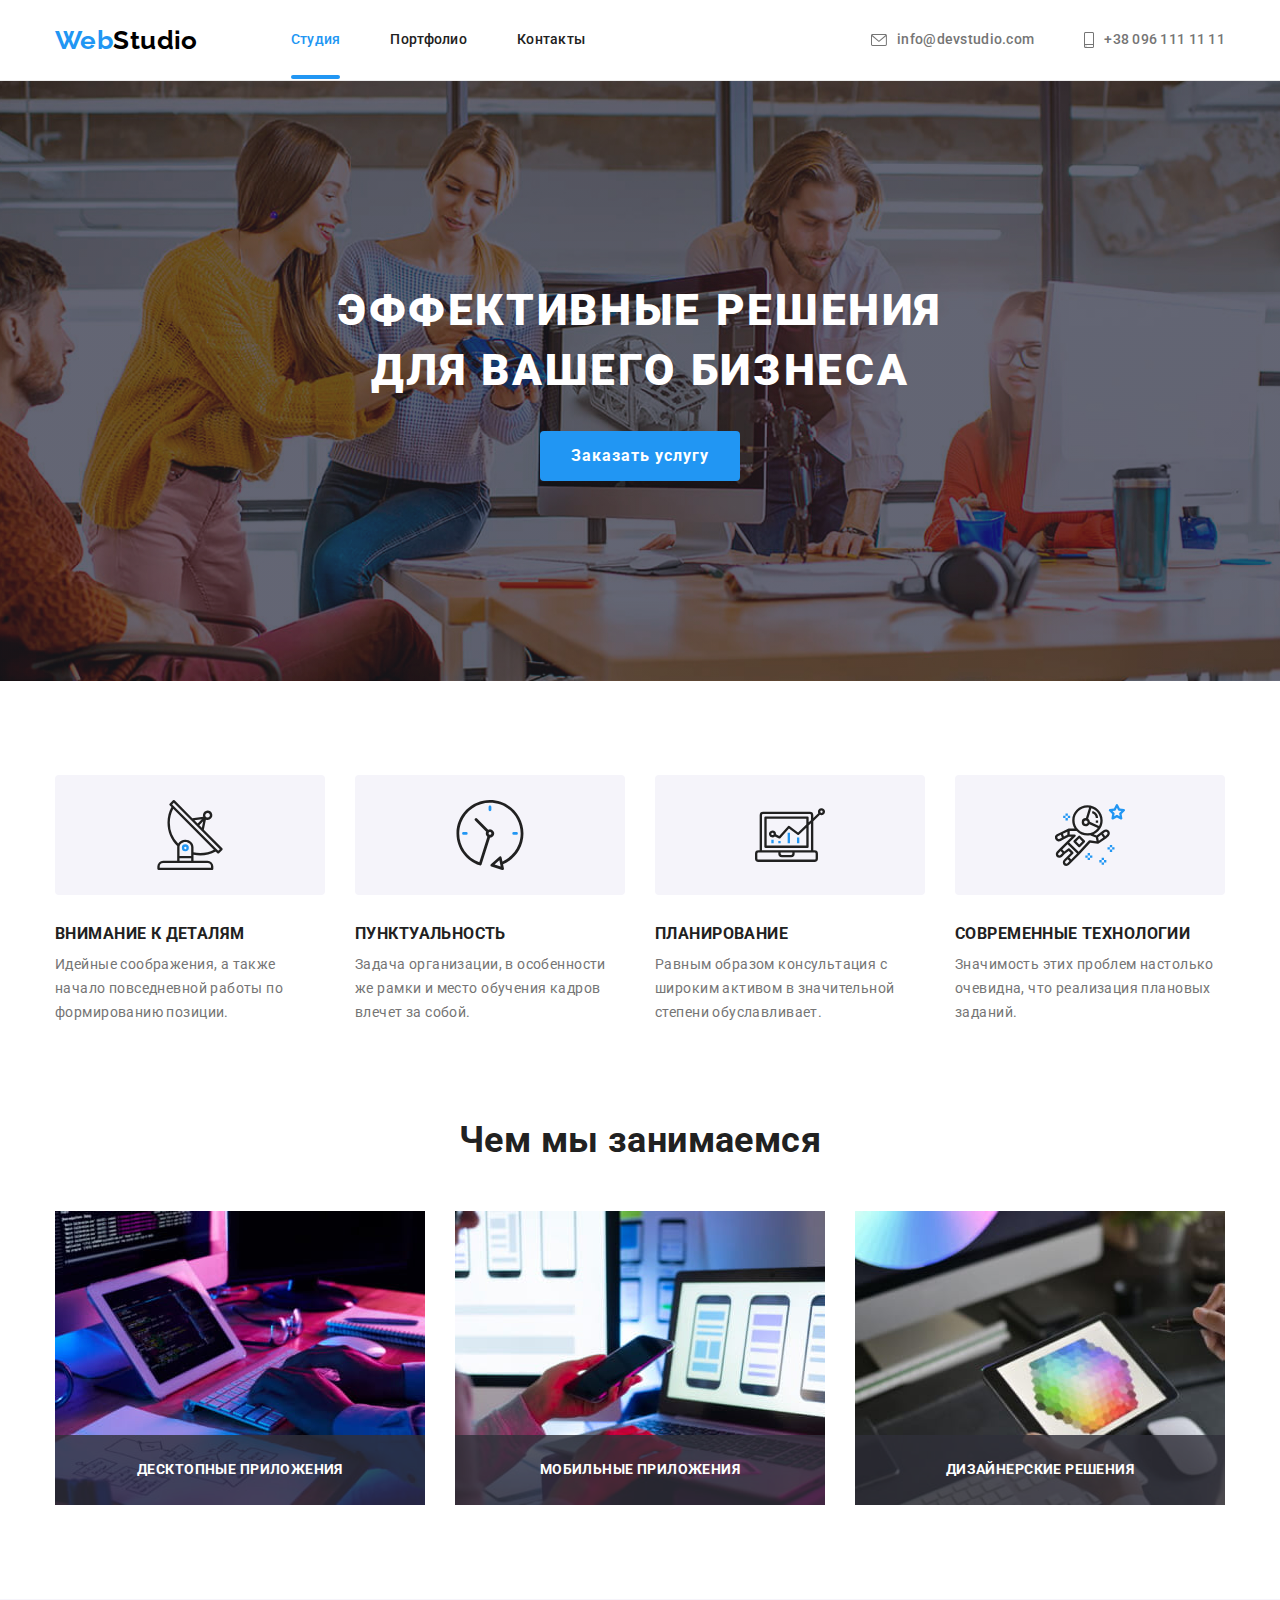
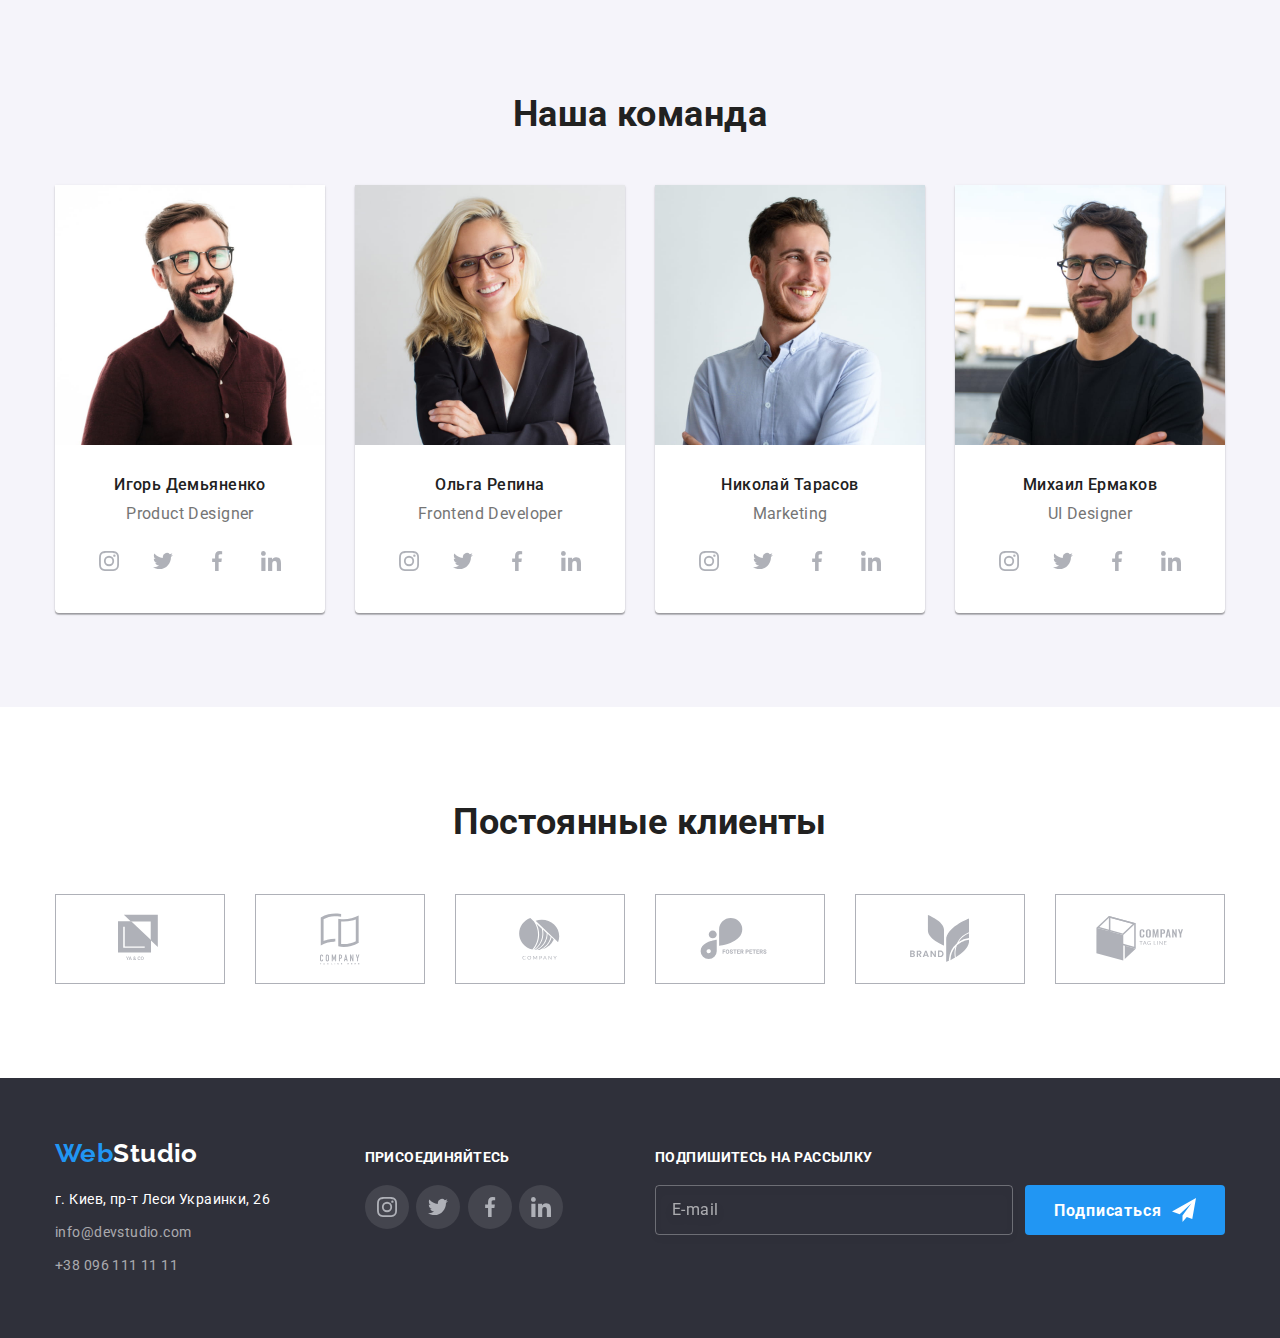
<file: index.html>
<!DOCTYPE html>
<html lang="ru">
<head>
    <meta charset="UTF-8">
    <meta http-equiv="X-UA-Compatible" content="IE=edge">
    <meta name="viewport" content="width=device-width, initial-scale=1.0">
    <title>WebStudio</title>
    <link rel="stylesheet" href="https://cdnjs.cloudflare.com/ajax/libs/modern-normalize/1.0.0/modern-normalize.min.css">
    <link rel="preconnect" href="https://fonts.gstatic.com">
    <link href="https://fonts.googleapis.com/css2?family=Raleway:wght@700&family=Roboto:wght@400;500;700&display=swap"
      rel="stylesheet">
    <link rel="stylesheet" href="./css/main.min.css">   
</head>
<body>
    <!--Навигация--> 
    <header class="page-header">
      <div class="container page-header__container flexbox">
        <nav class="flexbox">
            <a class="logo page-header__logo" href="./index.html"><span>Web</span>Studio</a>
                
                <ul class="list menu flexbox">
                    <li class="menu__item"><a class="link current menu__link" href="./index.html">Студия</a></li>
                    <li class="menu__item"><a class="link menu__link" href="./portfolio.html">Портфолио</a></li>
                    <li class="menu__item"><a class="link menu__link" href="">Контакты</a></li>
                </ul>
         </nav>
                <ul class="list contacts flexbox">
                    <li class="contacts__item"><a class="link contacts__link flexbox" href="mailto:info@devstudio.com">
                      <svg class="contacts__icon" width="16" height="12" >
                       <use href="./images/sprite.svg#icon-envelope"></use>
                     </svg> info@devstudio.com</a></li>
                    <li class="contacts__item"><a class="link contacts__link flexbox" href="tel:+380961111111">
                      <svg class="contacts__icon" width="10" height="16">
                        <use href="./images/sprite.svg#icon-smartphone"></use>
                      </svg> +38 096 111 11 11</a></li>
                </ul>
      </div>
    </header>
   
    <main>

      <!--Шапка--> 
      <section class="hero">
        <div class="container">
          <h1 class="hero__title">Эффективные решения <br/> для вашего бизнеса</h1>
          <button class="button" type="button" data-modal-open>Заказать услугу</button>
        </div>
      </section>

        <!-- Модальное окно - Modal window -->
        <div class="backdrop is-hidden" data-modal>
          <div class="modal">
            <button class="modal__button-close" type="button" data-modal-close>
              <svg class="modal__icon-close" width="11" height="11">
                <use href="./images/icons.svg#icon-close"></use>
              </svg>
            </button>
            <p class="modal__title">Оставьте свои данные, мы вам перезвоним</p>
            <form class="form" autocomplete="off">
              <div class="form__field">
                <label class="form__field-label" for="username">Имя</label>
                <input class="form__field-input" type="text" name="username" id="username"/>
                <svg class="form__field-icon" width="18" height="18">
                  <use href="./images/icons.svg#icon-person"></use>
                </svg>
              </div>
              <div class="form__field">
                <label class="form__field-label" for="user_phone">Телефон</label>
                <input class="form__field-input" type="tel" name="phone_number" id="user_phone"/>
                <svg class="form__field-icon" width="18" height="18">
                  <use href="./images/icons.svg#icon-phone"></use>
                </svg>
              </div>
              <div class="form__field">
                <label class="form__field-label" for="email">Почта</label>
                <input class="form__field-input" type="email" name="email" id="email"/>
                <svg class="form__field-icon" width="18" height="18">
                  <use href="./images/icons.svg#icon-email"></use>
                </svg>
              </div>
              <div class="form__field">
                <label class="form__field-label" for="comment">Комментарий</label>
                <textarea class="form__field-input form__field-input--resize" name="comment" id="comment" cols="8" rows="10" placeholder="Введите текст"></textarea>
              </div>
              <div class="agreement">
                <label class="agreement__label" for="agree">
                  <input class="agreement__checkbox" type="checkbox" name="agree" id="agree" required/>
                  <svg class="agreement__icon" width="16" height="15">
                    <use href="./images/icons.svg#icon-check"></use>
                  </svg>
                  <span>Соглашаюсь с рассылкой и принимаю <a class="agreement__conditions" href="" target="_blank">Условия договора</a></span>
                </label>
              </div>
              <button type="submit" class="form__button button">Отправить</button>
            </form>
          </div>
        </div>
     
      <!--Особенности-->
      <section class="section feature">
        <div class="container">
          <h2 class="visually-hidden">Особенности</h2>
          <ul class="list feature__list grid">
              <li class="feature__item grid__item">
                <div class="feature__icon-box">
                  <svg class="icon" width="70" height="70">
                   <use href="./images/sprite.svg#icon-antenna"></use>
                  </svg> 
                </div>
                  <h3 class="feature__item-title">Внимание к деталям</h3>
                  <p>Идейные соображения, а также начало повседневной работы по формированию позиции.</p>
              </li>
              <li class="feature__item grid__item">
                <div class="feature__icon-box">
                  <svg class="icon" width="70" height="70">
                    <use href="./images/sprite.svg#icon-clock"></use>
                  </svg>
                </div>
                  <h3 class="feature__item-title">Пунктуальность</h3>
                  <p>Задача организации, в особенности же рамки и место обучения кадров влечет за собой.</p>
              </li>
              <li class="feature__item grid__item">
                <div class="feature__icon-box">
                  <svg class="icon" width="70" height="70">
                    <use href="./images/sprite.svg#icon-diagram"></use>
                  </svg>
                </div>
                  <h3 class="feature__item-title">Планирование</h3>
                  <p>Равным образом консультация с широким активом в значительной степени обуславливает.</p>
              </li>
              <li class="feature__item grid__item">
                <div class="feature__icon-box">
                  <svg class="icon" width="70" height="70">
                    <use href="./images/sprite.svg#icon-astronaut"></use>
                  </svg>
                </div>
                  <h3 class="feature__item-title">Современные технологии</h3>
                  <p>Значимость этих проблем настолько очевидна, что реализация плановых заданий.</p>
              </li>
          </ul>
        </div>
      </section>
  
      <!--Чем мы занимаемся-->
      <section class="section activities ">
        <div class="container">
          <h2 class="section-title">Чем мы занимаемся</h2>
          <ul class="list activities__list grid">
              <li class="activities__item grid__item">
                <img src="./images/box1.jpg" alt="управление с компьютера" width="370" height="294">
                <p class="activities__label">Десктопные приложения</p>
              </li>
              <li class="activities__item grid__item">
                <img src="./images/box2.jpg" alt="управление со смартфона" width="370" height="294">
                <p class="activities__label">Мобильные приложения</p>
              </li>
              <li class="activities__item grid__item">
                <img src="./images/box3.jpg" alt="управление с планшета" width="370" height="294">
                <p class="activities__label">Дизайнерские решения</p>
              </li>
          </ul> 
        </div>
      </section>
  
      <!--Наша команда-->
      <section class="section team">
        <div class="container">
          <h2 class="section-title">Наша команда</h2>
          <ul class="list team__list grid">
              <li class="team__item grid__item member">
                  <img src="./images/img1.jpg" alt="фото сотрудника" width="270" height="260">
                  <div class="member__card">
                    <h3 class="member__name">Игорь Демьяненко</h3>
                    <p class="member__post" lang="en">Product Designer</p>
                    <ul class="list social-list grid">
                      <li class="grid__item"><a class="social-list__link" href="" target="_blank" rel="noopener noreferrer">
                          <svg class="social-list__icon" width="20" height="20">
                            <use href="./images/sprite.svg#icon-instagram"></use>
                          </svg>
                         </a>
                      </li>
                      <li class="grid__item"><a class="social-list__link" href="" target="_blank" rel="noopener noreferrer">
                            <svg class="social-list__icon" width="20" height="20">
                              <use href="./images/sprite.svg#icon-twitter"></use>
                            </svg>
                          </a>
                      </li>
                      <li class="grid__item"><a class="social-list__link" href="" target="_blank" rel="noopener noreferrer">
                            <svg class="social-list__icon" width="20" height="20">
                              <use href="./images/sprite.svg#icon-facebook"></use>
                            </svg>
                          </a>
                      </li>
                      <li class="grid__item"><a class="social-list__link" href="" target="_blank" rel="noopener noreferrer">
                            <svg class="social-list__icon" width="20" height="20">
                              <use href="./images/sprite.svg#icon-linkedin"></use>
                            </svg>
                          </a>
                      </li>
                    </ul>
                  </div>
              </li>
              <li class="team__item grid__item member">
                  <img src="./images/img2.jpg" alt="фото сотрудника" width="270" height="260">
                  <div class="member__card">
                    <h3 class="member__name">Ольга Репина</h3>
                    <p class="member__post" lang="en">Frontend Developer</p>
                    <ul class="list social-list grid">
                      <li class="grid__item"><a class="social-list__link" href="" target="_blank" rel="noopener noreferrer">
                          <svg class="social-list__icon" width="20" height="20">
                            <use href="./images/sprite.svg#icon-instagram"></use>
                          </svg>
                        </a>
                      </li>
                      <li class="grid__item"><a class="social-list__link" href="" target="_blank" rel="noopener noreferrer">
                          <svg class="social-list__icon" width="20" height="20">
                            <use href="./images/sprite.svg#icon-twitter"></use>
                          </svg>
                        </a>
                      </li>
                      <li class="grid__item"><a class="social-list__link" href="" target="_blank" rel="noopener noreferrer">
                          <svg class="social-list__icon" width="20" height="20">
                            <use href="./images/sprite.svg#icon-facebook"></use>
                          </svg>
                        </a>
                      </li>
                      <li class="grid__item"><a class="social-list__link" href="" target="_blank" rel="noopener noreferrer">
                          <svg class="social-list__icon" width="20" height="20">
                            <use href="./images/sprite.svg#icon-linkedin"></use>
                          </svg>
                        </a>
                      </li>
                    </ul>
                  </div>
              </li>
              <li class="team__item grid__item member">
                  <img src="./images/img3.jpg" alt="фото сотрудника" width="270" height="260">
                  <div class="member__card">
                    <h3 class="member__name">Николай Тарасов</h3>
                    <p class="member__post" lang="en">Marketing</p>
                    <ul class="list social-list grid">
                      <li class="grid__item"><a class="social-list__link" href="" target="_blank" rel="noopener noreferrer">
                          <svg class="social-list__icon" width="20" height="20">
                            <use href="./images/sprite.svg#icon-instagram"></use>
                          </svg>
                        </a>
                      </li>
                      <li class="grid__item"><a class="social-list__link" href="" target="_blank" rel="noopener noreferrer">
                          <svg class="social-list__icon" width="20" height="20">
                            <use href="./images/sprite.svg#icon-twitter"></use>
                          </svg>
                        </a>
                      </li>
                      <li class="grid__item"><a class="social-list__link" href="" target="_blank" rel="noopener noreferrer">
                          <svg class="social-list__icon" width="20" height="20">
                            <use href="./images/sprite.svg#icon-facebook"></use>
                          </svg>
                        </a>
                      </li>
                      <li class="grid__item"><a class="social-list__link" href="" target="_blank" rel="noopener noreferrer">
                          <svg class="social-list__icon" width="20" height="20">
                            <use href="./images/sprite.svg#icon-linkedin"></use>
                          </svg>
                        </a>
                      </li>
                    </ul>
                  </div>
              </li>
              <li class="team__item grid__item member">
                  <img src="./images/img4.jpg" alt="фото сотрудника" width="270" height="260">
                  <div class="member__card">
                    <h3 class="member__name">Михаил Ермаков</h3>
                    <p class="member__post" lang="en">UI Designer</p>
                    <ul class="list social-list grid">
                      <li class="grid__item"><a class="social-list__link" href="" target="_blank" rel="noopener noreferrer">
                          <svg class="social-list__icon" width="20" height="20">
                            <use href="./images/sprite.svg#icon-instagram"></use>
                          </svg>
                        </a>
                      </li>
                      <li class="grid__item"><a class="social-list__link" href="" target="_blank" rel="noopener noreferrer">
                          <svg class="social-list__icon" width="20" height="20">
                            <use href="./images/sprite.svg#icon-twitter"></use>
                          </svg>
                        </a>
                      </li>
                      <li class="grid__item"><a class="social-list__link" href="" target="_blank" rel="noopener noreferrer">
                          <svg class="social-list__icon" width="20" height="20">
                            <use href="./images/sprite.svg#icon-facebook"></use>
                          </svg>
                        </a>
                      </li>
                      <li class="grid__item"><a class="social-list__link" href="" target="_blank" rel="noopener noreferrer">
                          <svg class="social-list__icon" width="20" height="20">
                            <use href="./images/sprite.svg#icon-linkedin"></use>
                          </svg>
                        </a>
                      </li>
                    </ul>
                  </div>
              </li>
          </ul>
        </div>
      </section>

      <!--Постоянные клиенты - Regular customers-->

      <section class="section customers">
        <div class="container">
          <h2 class="section-title">Постоянные клиенты</h2>
          <ul class="list customers__list grid">
            <li class="grid__item">
              <a class="customers__link" href="" target="_blank" rel="noopener noreferrer">
                <svg class="customers__icon" width="44" height="50">
                  <use href="./images/sprite.svg#icon-logo-1"></use>
                </svg>
              </a>
            </li>
            <li class="grid__item">
              <a class="customers__link" href="" target="_blank" rel="noopener noreferrer">
                <svg class="customers__icon" width="40" height="52">
                  <use href="./images/sprite.svg#icon-logo-2"></use>
                </svg>
              </a>
            </li>
            <li class="grid__item">
              <a class="customers__link" href="" target="_blank" rel="noopener noreferrer">
                <svg class="customers__icon" width="41" height="42">
                  <use href="./images/sprite.svg#icon-logo-3"></use>
                </svg>
              </a>
            </li>
            <li class="grid__item">
              <a class="customers__link" href="" target="_blank" rel="noopener noreferrer">
                <svg class="customers__icon" width="80" height="42">
                  <use href="./images/sprite.svg#icon-logo-4"></use>
                </svg>
              </a>
            </li>
            <li class="grid__item">
              <a class="customers__link" href="" target="_blank" rel="noopener noreferrer">
                <svg class="customers__icon" width="59" height="47">
                  <use href="./images/sprite.svg#icon-logo-5"></use>
                </svg>
              </a>
            </li>
            <li class="grid__item">
              <a class="customers__link" href="" target="_blank" rel="noopener noreferrer">
                <svg class="customers__icon" width="88" height="45">
                  <use href="./images/sprite.svg#icon-logo-6"></use>
                </svg>
              </a>
            </li>
          </ul>
        </div>
      </section>
    </main>

    <!--Подвал-->
    <footer class="page-footer">
      <div class="container page-footer__container">
        <div class="address">
          <a class="logo page-footer__logo" href="./index.html"><span>Web</span>Studio</a>
          <address>
            <p class="address__item">г. Киев, пр-т Леси Украинки, 26</p>
            <ul class="list address__list">
              <li class="address__item"><a class="link mail-phone-footer" href="mailto:info@devstudio.com">info@devstudio.com</a></li>
              <li><a class="link mail-phone-footer" href="tel:+380961111111">+38 096 111 11 11</a></li>
            </ul>
          </address>
        </div>
        <div class="public">
          <h2 class="public__title">Присоединяйтесь</h2>
          <ul class="list social-list page-footer__social-list grid">
            <li class="grid__item"><a class="social-list__link" href="" target="_blank" rel="noopener noreferrer">
              <svg class="social-list__icon" width="20" height="20">
                <use href="./images/sprite.svg#icon-instagram"></use>
              </svg></a>
            </li>
            <li class="grid__item"><a class="social-list__link" href="" target="_blank" rel="noopener noreferrer">
              <svg class="social-list__icon"  width="20" height="20">
                <use href="./images/sprite.svg#icon-twitter"></use>
              </svg></a>
            </li>
            <li class="grid__item"><a class="social-list__link" href="" target="_blank" rel="noopener noreferrer">
              <svg class="social-list__icon"  width="20" height="20">
                <use href="./images/sprite.svg#icon-facebook"></use>
              </svg></a>
            </li>
            <li class="grid__item"><a class="social-list__link" href="" target="_blank" rel="noopener noreferrer">
              <svg class="social-list__icon"  width="20" height="20">
                <use href="./images/sprite.svg#icon-linkedin"></use>
              </svg></a>
            </li>
          </ul>
        </div>
        <div class="subscription">
          <h2 class="subscription__title">Подпишитесь на рассылку</h2>
          <form class="subscription__form" autocomplete="off">
            <input type="email" name="email-form" id="email-form" class="subscription__input" placeholder="E-mail" required/>
            <button type="submit" class="subscription__button button">
              Подписаться
              <svg class="subscription__icon" width="24" height="24">
                <use href="./images/icons.svg#icon-subscribe"></use>
              </svg>
            </button>
          </form>
        </div>
      </div>
    </footer>
    
    <script src="./js/modal.js"></script>
</body>
</html>
</file>
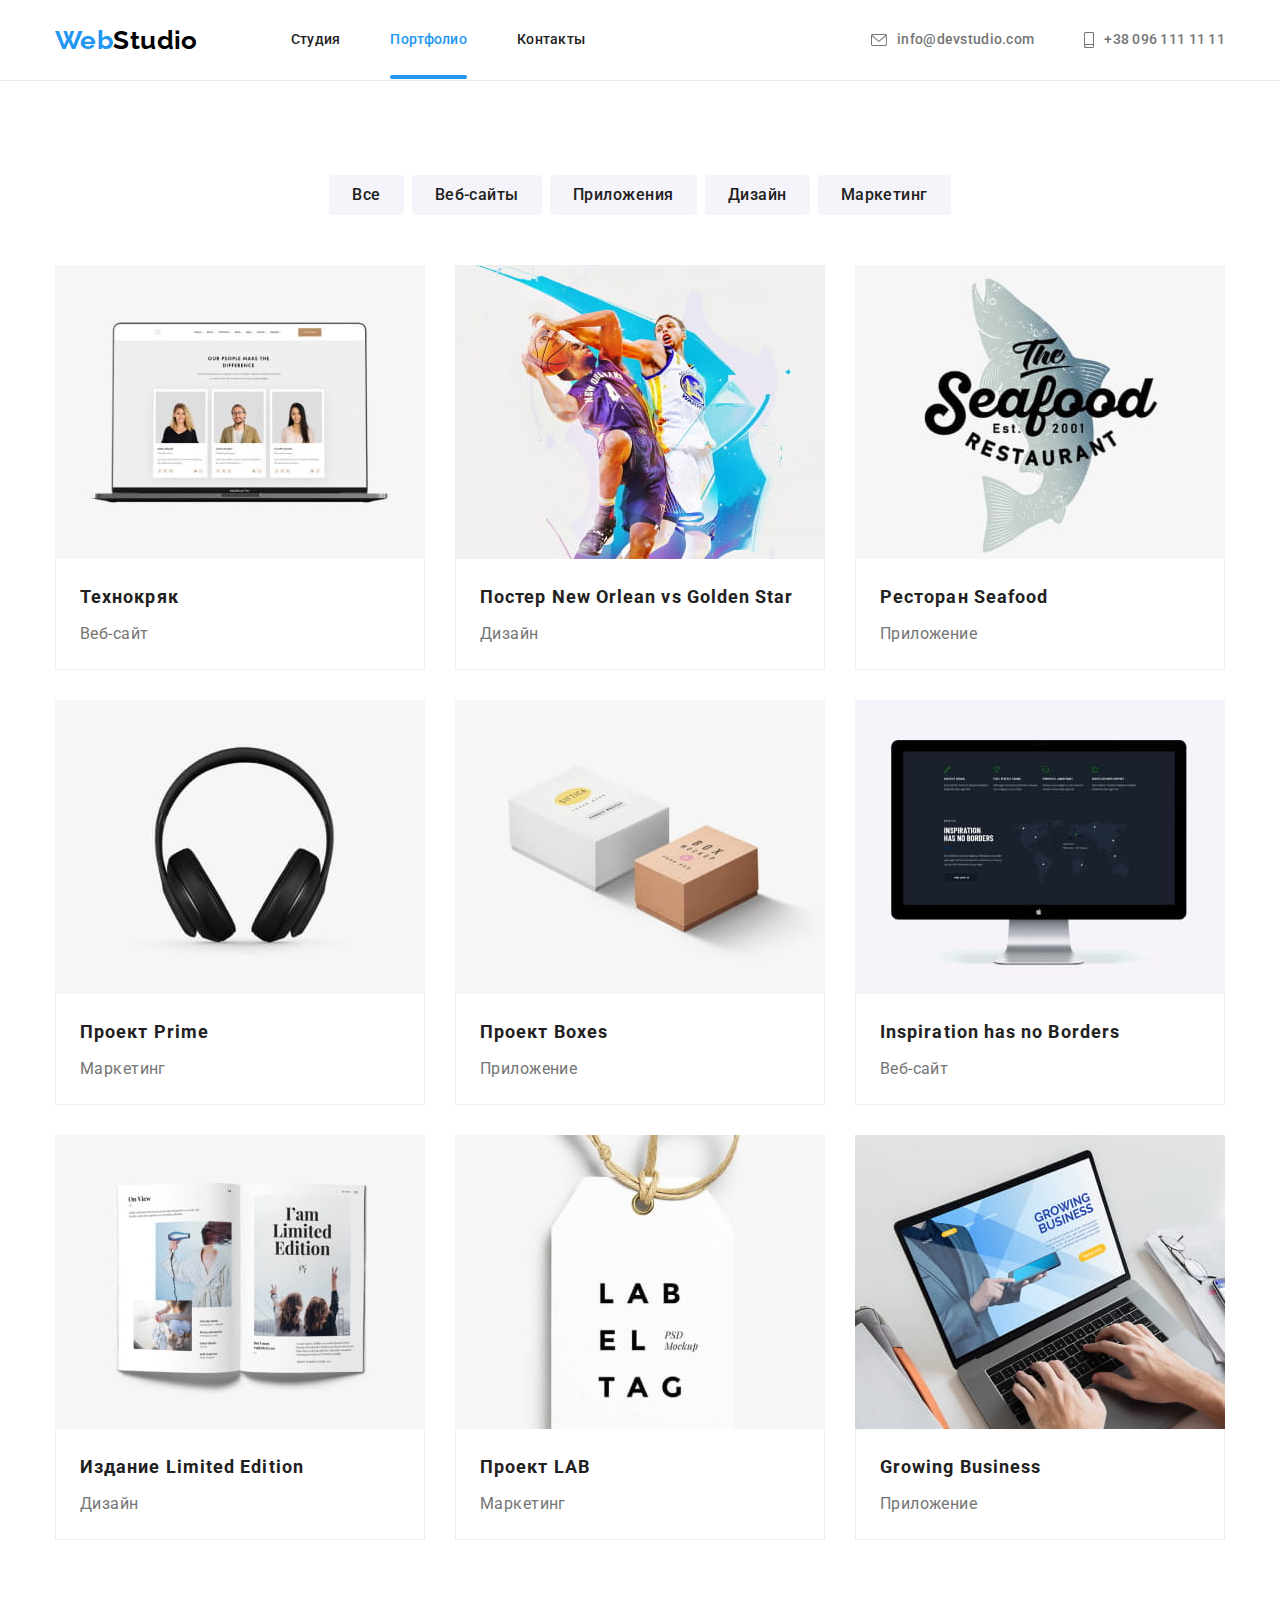
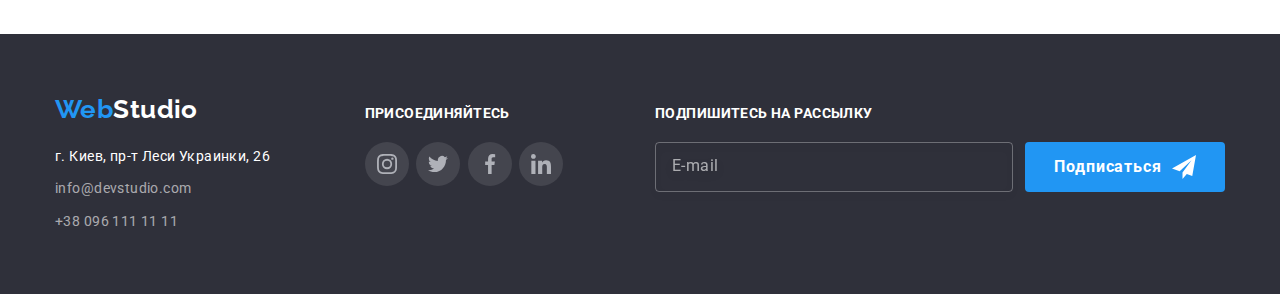
<file: portfolio.html>
<!DOCTYPE html>
<html lang="ru">
<head>
    <meta charset="UTF-8">
    <meta http-equiv="X-UA-Compatible" content="IE=edge">
    <meta name="viewport" content="width=device-width, initial-scale=1.0">
    <title>WebStudio-Portfolio</title>
    <link rel="stylesheet" href="https://cdnjs.cloudflare.com/ajax/libs/modern-normalize/1.0.0/modern-normalize.min.css">
    <link rel="preconnect" href="https://fonts.gstatic.com">
    <link href="https://fonts.googleapis.com/css2?family=Raleway:wght@700&family=Roboto:wght@400;500;700&display=swap"
      rel="stylesheet">
    <link rel="stylesheet" href="./css/main.min.css">
</head>
<body>
    <!--Навигация-->
  <header class="page-header">
    <div class="container page-header__container flexbox">
      <nav class="flexbox">
        <a class="logo page-header__logo" href="./index.html"><span>Web</span>Studio</a>
  
        <ul class="list menu flexbox">
          <li class="menu__item"><a class="link menu__link" href="./index.html">Студия</a></li>
          <li class="menu__item"><a class="link current menu__link" href="./portfolio.html">Портфолио</a></li>
          <li class="menu__item"><a class="link menu__link" href="">Контакты</a></li>
        </ul>
      </nav>
      <ul class="list contacts flexbox">
        <li class="contacts__item"><a class="link  contacts__link flexbox" href="mailto:info@devstudio.com">
            <svg class="contacts__icon" width="16" height="12">
              <use href="./images/sprite.svg#icon-envelope"></use>
            </svg> info@devstudio.com</a></li>
        <li class="contacts__item"><a class="link contacts__link flexbox" href="tel:+380961111111">
            <svg class="contacts__icon" width="10" height="16">
              <use href="./images/sprite.svg#icon-smartphone"></use>
            </svg> +38 096 111 11 11</a></li>
      </ul>
    </div>
  </header>
    
    <main>
        <!--Портфолио работ-->
        <section class="section">
          <div class="container">
            <ul class="list filter">
                <li class="filter__item"><button class="filter__button" type="button">Все</button></li>
                <li class="filter__item"><button class="filter__button" type="button">Веб-сайты</button></li>
                <li class="filter__item"><button class="filter__button" type="button">Приложения</button></li>
                <li class="filter__item"><button class="filter__button" type="button">Дизайн</button></li>
                <li class="filter__item"><button class="filter__button" type="button">Маркетинг</button></li>
            </ul>
            <ul class="list example grid">
                <li class="example__card grid__item">
                  <a class="link example__link" href="">
                  <div class="example__description">
                    <img src="./images/portfolio/img-1.jpg" alt="изображение веб-сайта" width="370" height="294">
                    <p class="overlay flexbox">Технокряк это современная площадка распространения коронавируса. Компании используют эту платформу для цифрового
                      шпионажа и атак на защищённые сервера конкурентов.</p>
                  </div>
                  <div class="example__info">
                    <h2 class="example__title">Технокряк</h2>
                    <p class="example__type">Веб-сайт</p>
                  </div>
                  </a>
                </li>
                <li class="example__card grid__item">
                  <a class="link example__link" href="">
                    <div class="example__description">
                      <img src="./images/portfolio/img-2.jpg" alt="дизайн постера New Orlean" width="370" height="294">
                      <p class="overlay flexbox">Технокряк это современная площадка распространения коронавируса. Компании используют эту платформу для цифрового
                          шпионажа и атак на защищённые сервера конкурентов.</p>
                    </div>
                    <div class="example__info">
                      <h2 class="example__title">Постер New Orlean vs Golden Star</h2>
                      <p class="example__type">Дизайн</p>
                    </div>
                  </a>
                </li>
                <li class="example__card grid__item">
                  <a class="link example__link" href="">
                    <div class="example__description">
                      <img src="./images/portfolio/img-3.jpg" alt="приложение ресторана Seafood" width="370" height="294">
                      <p class="overlay flexbox">Технокряк это современная площадка распространения коронавируса. Компании используют эту платформу для цифрового
                          шпионажа и атак на защищённые сервера конкурентов.</p>
                    </div>
                    <div class="example__info">
                      <h2 class="example__title">Ресторан Seafood</h2>
                      <p class="example__type">Приложение</p>
                    </div>
                  </a>
                </li>
                <li class="example__card grid__item">
                  <a class="link example__link" href="">
                    <div class="example__description">
                      <img src="./images/portfolio/img-4.jpg" alt="изображение наушников" width="370" height="294">
                      <p class="overlay flexbox">Технокряк это современная площадка распространения коронавируса. Компании используют эту платформу для цифрового
                          шпионажа и атак на защищённые сервера конкурентов.</p>
                    </div>
                    <div class="example__info">
                      <h2 class="example__title">Проект Prime</h2>
                      <p class="example__type">Маркетинг</p>
                    </div>
                  </a>
                </li>
                <li class="example__card grid__item">
                  <a class="link example__link" href="">
                    <div class="example__description">
                      <img src="./images/portfolio/img-5.jpg" alt="изображение коробок" width="370" height="294">
                      <p class="overlay flexbox">Технокряк это современная площадка распространения коронавируса. Компании используют эту платформу для цифрового
                          шпионажа и атак на защищённые сервера конкурентов.</p>
                    </div>
                    <div class="example__info">
                      <h2 class="example__title">Проект Boxes</h2>
                      <p class="example__type">Приложение</p>
                    </div>
                  </a>
                </li>
                <li class="example__card grid__item">
                  <a class="link example__link" href="">
                    <div class="example__description">
                      <img src="./images/portfolio/img-6.jpg" alt="изображение страницы веб-сайта" width="370" height="294">
                      <p class="overlay flexbox">Технокряк это современная площадка распространения коронавируса. Компании используют эту платформу для цифрового
                          шпионажа и атак на защищённые сервера конкурентов.</p>
                    </div>
                    <div class="example__info">
                      <h2 class="example__title">Inspiration has no Borders</h2>
                      <p class="example__type">Веб-сайт</p>
                    </div>
                  </a>
                </li>
                <li class="example__card grid__item">
                  <a class="link example__link" href="">
                    <div class="example__description">
                      <img src="./images/portfolio/img-7.jpg" alt="дизайн издания Limited Edition" width="370" height="294">
                      <p class="overlay flexbox">Технокряк это современная площадка распространения коронавируса. Компании используют эту платформу для цифрового
                          шпионажа и атак на защищённые сервера конкурентов.</p>
                    </div>
                    <div class="example__info">
                      <h2 class="example__title">Издание Limited Edition</h2>
                      <p class="example__type">Дизайн</p>
                    </div>
                  </a>
                </li>
                <li class="example__card grid__item">
                  <a class="link example__link" href="">
                    <div class="example__description">
                      <img src="./images/portfolio/img-8.jpg" alt="изображение проекта LAB" width="370" height="294">
                      <p class="overlay flexbox">Технокряк это современная площадка распространения коронавируса. Компании используют эту платформу для цифрового
                          шпионажа и атак на защищённые сервера конкурентов.</p>
                    </div>
                    <div class="example__info">
                      <h2 class="example__title">Проект LAB</h2>
                      <p class="example__type">Маркетинг</p>
                    </div>
                  </a>
                </li>
                <li class="example__card grid__item">
                  <a class="link example__link" href="">
                    <div class="example__description">
                      <img src="./images/portfolio/img-9.jpg" alt="приложение Growing Business" width="370" height="294">
                      <p class="overlay flexbox">Технокряк это современная площадка распространения коронавируса. Компании используют эту платформу для цифрового
                          шпионажа и атак на защищённые сервера конкурентов.</p>
                    </div>
                    <div class="example__info">
                      <h2 class="example__title">Growing Business</h2>
                      <p class="example__type">Приложение</p>
                    </div>
                  </a>
                </li>
            </ul>
          </div>
        </section>
    </main>

    <!--Подвал-->
    <footer class="page-footer">
      <div class="container page-footer__container">
        <div class="address">
          <a class="logo page-footer__logo" href="./index.html"><span>Web</span>Studio</a>
          <address>
            <p class="address__item">г. Киев, пр-т Леси Украинки, 26</p>
            <ul class="list address__list">
              <li class="address__item"><a class="link mail-phone-footer" href="mailto:info@devstudio.com">info@devstudio.com</a></li>
              <li><a class="link mail-phone-footer" href="tel:+380961111111">+38 096 111 11 11</a></li>
            </ul>
          </address>
        </div>
        <div class="public">
          <h2 class="public__title">Присоединяйтесь</h2>
          <ul class="list social-list page-footer__social-list grid">
            <li class="grid__item"><a class="social-list__link" href="" target="_blank" rel="noopener noreferrer">
                <svg class="social-list__icon" width="20" height="20">
                  <use href="./images/sprite.svg#icon-instagram"></use>
                </svg></a>
            </li>
            <li class="grid__item"><a class="social-list__link" href="" target="_blank" rel="noopener noreferrer">
                <svg class="social-list__icon" width="20" height="20">
                  <use href="./images/sprite.svg#icon-twitter"></use>
                </svg></a>
            </li>
            <li class="grid__item"><a class="social-list__link" href="" target="_blank" rel="noopener noreferrer">
                <svg class="social-list__icon" width="20" height="20">
                  <use href="./images/sprite.svg#icon-facebook"></use>
                </svg></a>
            </li>
            <li class="grid__item"><a class="social-list__link" href="" target="_blank" rel="noopener noreferrer">
                <svg class="social-list__icon" width="20" height="20">
                  <use href="./images/sprite.svg#icon-linkedin"></use>
                </svg></a>
            </li>
          </ul>
        </div>
        <div class="subscription">
          <h2 class="subscription__title">Подпишитесь на рассылку</h2>
          <form class="subscription__form" autocomplete="off">
            <input type="email" name="email-form" id="email-form" class="subscription__input" placeholder="E-mail" required />
            <button type="submit" class="subscription__button button">
              Подписаться
              <svg class="subscription__icon" width="24" height="24">
                <use href="./images/icons.svg#icon-subscribe"></use>
              </svg>
            </button>
          </form>
        </div>
      </div>
    </footer>
    
</body>
</html>
</file>
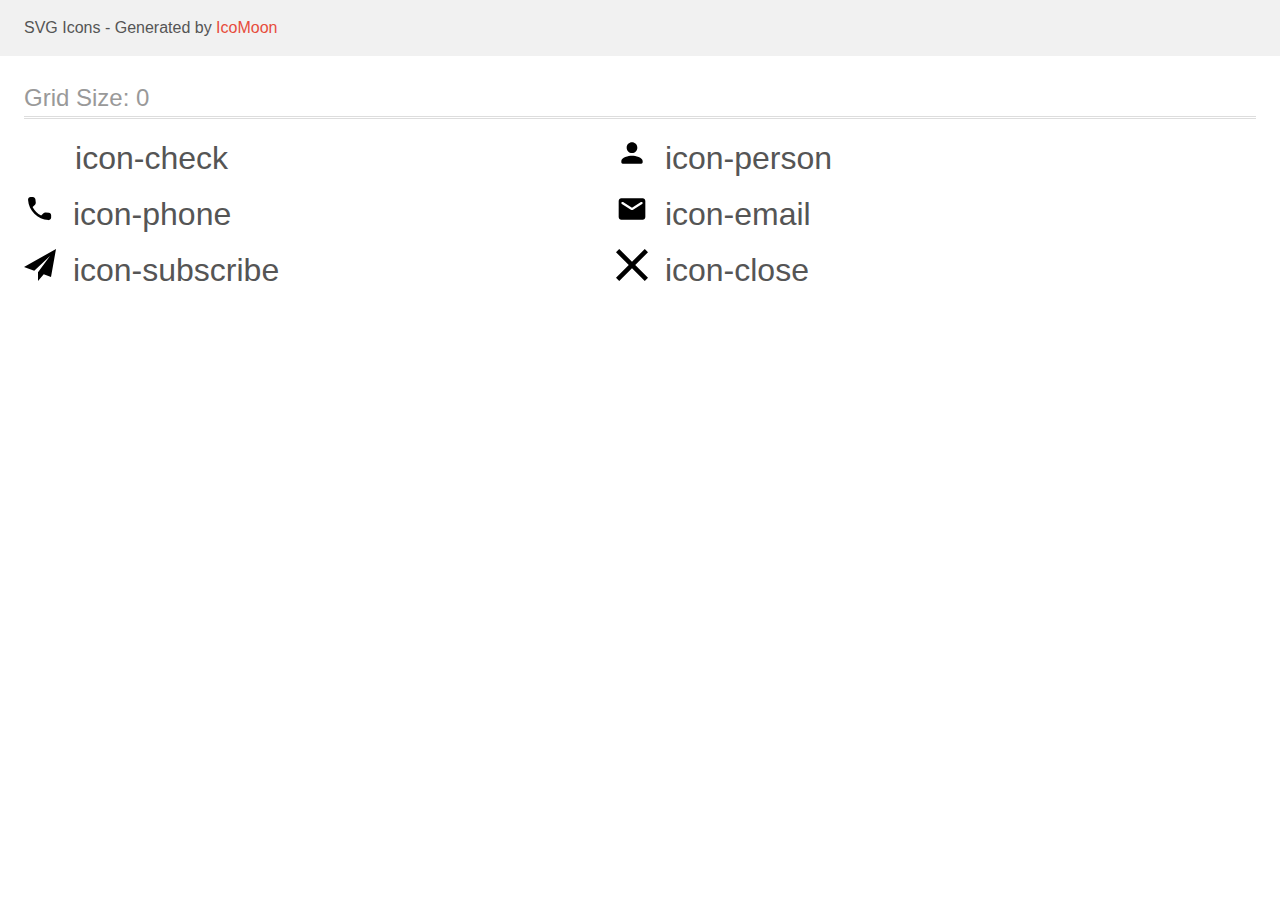
<file: images/modal-icon/icomoon/demo.html>
<!doctype html>
<html>
<head>
    <title>IcoMoon - SVG Icons</title>
    <meta charset="utf-8">
    <meta name="viewport" content="width=device-width, initial-scale=1">
    <link rel="stylesheet" href="demo-files/demo.css">
    <link rel="stylesheet" href="style.css">
</head>
<body>
<svg aria-hidden="true" style="position: absolute; width: 0; height: 0; overflow: hidden;" version="1.1" xmlns="http://www.w3.org/2000/svg" xmlns:xlink="http://www.w3.org/1999/xlink">
<defs>
<symbol id="icon-check" viewBox="0 0 34 32">
<path fill="#fff" style="fill: var(--color1, #fff); stroke: var(--color1, #fff)" stroke="#fff" stroke-linejoin="miter" stroke-linecap="butt" stroke-miterlimit="4" stroke-width="0.4267" d="M8.442 16.538l-0.147-0.141-0.147 0.139-2.057 1.95 0.162 0.156 7.605 7.253 0.147-0.141 16.171-15.426-0.162-0.154-2.029-1.935-0.147 0.141-13.98 13.325-5.417-5.167z"></path>
</symbol>
<symbol id="icon-person" viewBox="0 0 32 32">
<path d="M16 16c2.946 0 5.333-2.388 5.333-5.333s-2.388-5.333-5.333-5.333v0c-2.946 0-5.333 2.388-5.333 5.333s2.388 5.333 5.333 5.333v0zM16 18.667c-3.561 0-10.667 1.787-10.667 5.333v1.333c0 0.732 0.599 1.333 1.333 1.333h18.667c0.732 0 1.333-0.601 1.333-1.333v-1.333c0-3.547-7.108-5.333-10.667-5.333z"></path>
</symbol>
<symbol id="icon-phone" viewBox="0 0 32 32">
<path d="M24.882 19.774l-3.268-0.373c-0.090-0.011-0.194-0.018-0.299-0.018-0.707 0-1.348 0.287-1.811 0.75l-2.368 2.368c-3.669-1.894-6.585-4.81-8.427-8.372l-0.051-0.108 2.382-2.377c0.463-0.463 0.75-1.103 0.75-1.81 0-0.106-0.006-0.21-0.019-0.312l0.001 0.012-0.373-3.243c-0.155-1.287-1.24-2.276-2.557-2.276-0.001 0-0.002 0-0.003 0h-2.226c-1.454 0-2.663 1.209-2.574 2.663 0.683 10.987 9.47 19.76 20.444 20.443 1.452 0.089 2.663-1.12 2.663-2.574v-2.226c0-0.004 0-0.008 0-0.012 0-1.308-0.985-2.386-2.253-2.532l-0.012-0.001z"></path>
</symbol>
<symbol id="icon-email" viewBox="0 0 32 32">
<path d="M26.667 5.333h-21.333c-1.467 0-2.652 1.2-2.652 2.667l-0.014 16c0 1.467 1.2 2.667 2.667 2.667h21.333c1.467 0 2.667-1.2 2.667-2.667v-16c0-1.467-1.2-2.667-2.667-2.667zM26.133 11.001l-9.426 5.892c-0.201 0.126-0.446 0.2-0.708 0.2s-0.506-0.075-0.713-0.204l0.006 0.003-9.426-5.892c-0.336-0.201-0.557-0.562-0.557-0.975 0-0.625 0.507-1.132 1.132-1.132 0.233 0 0.449 0.070 0.629 0.19l-0.004-0.003 8.933 5.586 8.933-5.588c0.176-0.118 0.392-0.188 0.624-0.188 0.625 0 1.132 0.507 1.132 1.132 0 0.413-0.221 0.775-0.552 0.972l-0.005 0.003z"></path>
</symbol>
<symbol id="icon-subscribe" viewBox="0 0 32 32">
<path d="M32 0l-32 18 10.227 3.787 15.773-14.787-11.997 16.187 0.009 0.003-0.012-0.003v8.813l5.735-6.691 7.267 2.691 4.999-28z"></path>
</symbol>
<symbol id="icon-close" viewBox="0 0 32 32">
<path d="M32 3.223l-3.223-3.223-12.777 12.777-12.777-12.777-3.223 3.223 12.777 12.777-12.777 12.777 3.223 3.223 12.777-12.777 12.777 12.777 3.223-3.223-12.777-12.777 12.777-12.777z"></path>
</symbol>
</defs>
</svg>

<header class="bgc1 clearfix">
<div class="mhl">
    <p>SVG Icons - Generated by <a href="https://icomoon.io/app">IcoMoon</a></p>
</div>
</header>
    <div class="clearfix mhl ptl">
        <h1 class="mvm mtn fgc1">Grid Size: 0</h1>
        <div class="glyph fs1">
            <div class="clearfix pbs">
                <svg class="icon icon-check"><use xlink:href="#icon-check"></use></svg><span class="name"> icon-check</span>
            </div>
        </div>
        <div class="glyph fs1">
            <div class="clearfix pbs">
                <svg class="icon icon-person"><use xlink:href="#icon-person"></use></svg><span class="name"> icon-person</span>
            </div>
        </div>
        <div class="glyph fs1">
            <div class="clearfix pbs">
                <svg class="icon icon-phone"><use xlink:href="#icon-phone"></use></svg><span class="name"> icon-phone</span>
            </div>
        </div>
        <div class="glyph fs1">
            <div class="clearfix pbs">
                <svg class="icon icon-email"><use xlink:href="#icon-email"></use></svg><span class="name"> icon-email</span>
            </div>
        </div>
        <div class="glyph fs1">
            <div class="clearfix pbs">
                <svg class="icon icon-subscribe"><use xlink:href="#icon-subscribe"></use></svg><span class="name"> icon-subscribe</span>
            </div>
        </div>
        <div class="glyph fs1">
            <div class="clearfix pbs">
                <svg class="icon icon-close"><use xlink:href="#icon-close"></use></svg><span class="name"> icon-close</span>
            </div>
        </div>
  </div>
<script defer src="svgxuse.js"></script>
</body>
</html>
</file>
<file: images/modal-icon/icomoon/demo-files/demo.css>
body {
  padding: 0;
  margin: 0;
  font-family: sans-serif;
  font-size: 1em;
  line-height: 1.5;
  color: #555;
  background: #fff;
}
h1 {
  font-size: 1.5em;
  font-weight: normal;
  box-shadow: 0 1px #ddd, 0 2px #fff, 0 3px #ddd;
}
small {
  font-size: .66666667em;
}
a {
  color: #e74c3c;
  text-decoration: none;
}
a:hover, a:focus {
  box-shadow: 0 1px #e74c3c;
}
.bshadow0, input {
  box-shadow: inset 0 -2px #e7e7e7;
}
input:hover {
  box-shadow: inset 0 -2px #ccc;
}
input, fieldset {
  font-size: 1em;
  margin: 0;
  padding: 0;
  border: 0;
}
input {
  color: inherit;
  line-height: 1.5;
  height: 1.5em;
  padding: .25em 0;
}
input:focus {
  outline: none;
  box-shadow: inset 0 -2px #449fdb;
}
.glyph {
  font-size: 16px;
  margin-right: 1.5em;
  float: left;
  width: 17em;
}
svg {
  color: #000;
}
.liga {
  width: 80%;
  width: calc(100% - 2.5em);
}
.talign-right {
  text-align: right;
}
.talign-center {
  text-align: center;
}
.bgc1 {
  background: #f1f1f1;
}
.fgc0 {
  color: #000;
}
.fgc1 {
  color: #999;
}
p {
  margin-top: 1em;
  margin-bottom: 1em;
}
.mvm {
  margin-top: .75em;
  margin-bottom: .75em;
}
.mtn {
  margin-top: 0;
}
.mtl, .mal {
  margin-top: 1.5em;
}
.mbl, .mal {
  margin-bottom: 1.5em;
}
.mal, .mhl {
  margin-left: 1.5em;
  margin-right: 1.5em;
}
.mhmm {
  margin-left: 1em;
  margin-right: 1em;
}
.ptl {
  padding-top: 1.5em;
}
.pbs, .pvs {
  padding-bottom: .25em;
}
.pvs, .pts {
  padding-top: .25em;
}
.unit {
  float: left;
}
.unitRight {
  float: right;
}
.size1of2 {
  width: 50%;
}
.size1of1 {
  width: 100%;
}
.clearfix:before, .clearfix:after {
  content: " ";
  display: table;
}
.clearfix:after {
  clear: both;
}
.hidden-true {
  display: none;
}
.textbox0 {
  width: 3em;
  background: #f1f1f1;
  padding: .25em .5em;
  line-height: 1.5;
  height: 1.5em;
}
.fs0 {
  font-size: 16px;
}
.fs1 {
  font-size: 32px;
}
.name {
  margin-left: .25em;
}
</file>
<file: images/modal-icon/icomoon/style.css>
.icon {
  display: inline-block;
  width: 1em;
  height: 1em;
  stroke-width: 0;
  stroke: currentColor;
  fill: currentColor;
}

/* ==========================================
Single-colored icons can be modified like so:
.icon-name {
  font-size: 32px;
  color: red;
}
========================================== */

.icon-check {
  width: 1.06640625em;
}
</file>
<file: css/main.min.css>
:root {
  --primary-text-color: #757575;
  --title-text-color: #212121;
  --accent-color: #2196f3;
  --dark-bg-text-color: #ffffff;
  --accent-button-color: #188ce8;
  --dark-bg-color: #2f303a;
  --hero-bg: #e5e5e5;
  --team-bg-color: #f5f4fa;
  --border-header: #ececec;
  --border-examples: #eeeeee;
  --icon-bg: #44454e;
  --icon-color: #afb1b8;
  --box-shadow: 0px 1px 3px rgba(0, 0, 0, 0.12), 0px 1px 1px rgba(0, 0, 0, 0.14), 0px 2px 1px rgba(0, 0, 0, 0.2);
  --box-shadow-btn: 0px 3px 1px rgba(0, 0, 0, 0.1), 0px 1px 2px rgba(0, 0, 0, 0.08), 0px 2px 2px rgba(0, 0, 0, 0.12);
  --box-shadow-examples: 0px 1px 1px rgba(0, 0, 0, 0.12), 0px 4px 4px rgba(0, 0, 0, 0.06),
    1px 4px 6px rgba(0, 0, 0, 0.16);
  --animation: 250ms cubic-bezier(0.4, 0, 0.2, 1);

  --font-family-base: 'Roboto', sans-serif;
  --font-family-logo: 'Raleway', sans-serif;
}
html {
  box-sizing: border-box;
}
*,
*::after,
*::before {
  box-sizing: inherit;
}
body {
  font-family: var(--font-family-base);
  font-weight: 400;
  font-size: 14px;
  line-height: 1.71;
  letter-spacing: 0.03em;
  color: var(--primary-text-color);
}
h1,
h2,
h3,
h4,
h5,
h6,
p {
  margin: 0;
}
img {
  display: block;
  max-width: 100%;
  height: auto;
}
address {
  font-style: normal;
}
.visually-hidden {
  position: absolute !important;
  clip: rect(1px 1px 1px 1px);
  clip: rect(1px, 1px, 1px, 1px);
  padding: 0 !important;
  border: 0 !important;
  height: 1px !important;
  width: 1px !important;
  overflow: hidden;
}
.list {
  list-style: none;
  padding-left: 0;
  margin: 0;
}
.link {
  text-decoration: none;
}
.link:hover,
.link:focus {
  color: var(--accent-color);
}
.flexbox {
  display: flex;
  align-items: center;
}
.container {
  width: 1200px;
  margin-left: auto;
  margin-right: auto;
  padding-left: 15px;
  padding-right: 15px;
}
.grid {
  display: flex;
  flex-wrap: wrap;
  margin-left: calc(var(--space-between) * (-1));
  margin-top: calc(var(--space-between) * (-1));
}
.grid__item {
  width: calc((100% - var(--grid-item-count) * var(--space-between)) / var(--grid-item-count));
  margin-left: var(--space-between);
  margin-top: var(--space-between);
}
.page-header__logo {
  margin-right: 93px;
}
.page-header {
  border-bottom: 1px solid var(--border-header);
}
.page-header__container {
  justify-content: space-between;
}
.logo {
  font-family: var(--font-family-logo);
  font-weight: 700;
  font-size: 26px;
  line-height: 1.19;
  color: #000000;
  text-decoration: none;
}
.logo > span {
  color: var(--accent-color);
}
.current {
  position: relative;
  color: var(--accent-color);
}
.current::after {
  content: '';
  position: absolute;
  width: 100%;
  height: 4px;
  left: 0;
  bottom: 0;
  background-color: var(--accent-color);
  border-radius: 2px;
}
.menu {
  font-weight: 500;
  line-height: 1.14;
  letter-spacing: 0.02em;
}
.menu__item:not(:last-child) {
  margin-right: 50px;
}
.menu__link {
  color: var(--title-text-color);
  transition: color var(--animation);
  padding-top: 32px;
  padding-bottom: 32px;
}
.menu__link:hover,
.menu__link:focus {
  color: var(--accent-color);
}
.menu__link.current {
  color: var(--accent-color);
}
.contacts {
  font-weight: 500;
  line-height: 1.14;
  letter-spacing: 0.02em;
}
.contacts__item:not(:last-child) {
  margin-right: 50px;
}
.contacts__link {
  padding-top: 32px;
  padding-bottom: 32px;
  color: var(--primary-text-color);
  transition: color var(--animation);
}
.contacts__link:hover > .contacts__icon,
.contacts__link:focus > .contacts__icon {
  fill: var(--accent-color);
}
.contacts__icon {
  margin-right: 10px;
  fill: var(--primary-text-color);
  transition: fill var(--animation);
}
.button {
  cursor: pointer;
  font-family: inherit;
  font-weight: 700;
  font-size: 16px;
  line-height: 1.87;
  letter-spacing: 0.06em;
  color: var(--dark-bg-text-color);
  background-color: var(--accent-color);
  min-width: 200px;
  height: 50px;
  border: transparent;
  border-radius: 4px;
  transition: background-color var(--animation);
}
.button:hover,
.button:focus {
  background-color: var(--accent-button-color);
}
.backdrop {
  position: fixed;
  top: 0;
  left: 0;
  width: 100vw;
  height: 100vh;
  background-color: rgba(0, 0, 0, 0.2);
  opacity: 1;
  visibility: visible;
  transition: opacity var(--animation), visibility var(--animation);
}
.backdrop.is-hidden {
  opacity: 0;
  visibility: hidden;
  pointer-events: none;
}
.backdrop.is-hidden .modal {
  transform: translate(-50%, -50%) scale(0.7);
}
.modal {
  min-width: 528px;
  min-height: 581px;
  background-color: var(--dark-bg-text-color);
  position: absolute;
  top: 50%;
  left: 50%;
  transform: translate(-50%, -50%) scale(1);
  transition: transform var(--animation);
  padding: 40px;
  z-index: 50;
  box-shadow: var(--box-shadow);
  border-radius: 4px;
}
.modal__button-close {
  cursor: pointer;
  position: absolute;
  display: flex;
  top: 8px;
  right: 8px;
  width: 30px;
  height: 30px;
  border-radius: 50%;
  border: 1px solid rgba(0, 0, 0, 0.1);
  justify-content: center;
  align-items: center;
  background-color: var(--dark-bg-text-color);
  fill: #000000;
}
.modal__icon-close {
  fill: #000000;
  transition: fill var(--animation);
}
.modal__button-close:hover .modal__icon-close,
.modal__button-close:focus .modal__icon-close {
  fill: var(--accent-color);
}
.modal__title {
  font-weight: 700;
  font-size: 20px;
  line-height: 1.15;
  text-align: center;
  color: var(--title-text-color);
  margin-bottom: 12px;
}
.form__field {
  position: relative;
  margin-bottom: 10px;
}
.form__field-label {
  cursor: pointer;
  display: block;
  font-size: 12px;
  line-height: 1.17;
  letter-spacing: 0.01em;
  margin-bottom: 4px;
}
.form__field-input {
  cursor: pointer;
  display: block;
  height: 40px;
  width: 100%;
  padding: 0 42px;
  border: 1px solid rgba(33, 33, 33, 0.2);
  border-radius: 4px;
  resize: none;
  transition: border var(--animation);
}
.form__field-icon {
  position: absolute;
  bottom: 11px;
  left: 12px;
  fill: var(--title-text-color);
  transition: fill var(--animation);
}
.form__field-input--resize {
  height: 120px;
  padding: 12px 16px;
  margin-bottom: 20px;
}
.form__field-input::placeholder {
  font-weight: 400;
  font-size: 14px;
  line-height: 1.14;
  letter-spacing: 0.01em;
  color: rgba(117, 117, 117, 0.5);
}
.form__field-input:not(:placeholder-shown) {
  font-size: 14px;
  line-height: 1.14;
  letter-spacing: 0.01em;
}
.form__field-input:hover,
.form__field-input:focus {
  border-color: var(--accent-color);
}
.form__field .form__field-input:hover + .form__field-icon,
.form__field .form__field-input:focus + .form__field-icon {
  fill: var(--accent-color);
  border-color: var(--accent-color);
}
.form__field:focus-within .form__field-input {
  border: 1px solid var(--accent-color);
  outline: none;
}
.form__field:focus-within .form__field-icon {
  fill: var(--accent-color);
}
.agreement {
  position: relative;
  margin-bottom: 30px;
}
.agreement__checkbox {
  position: absolute;
  top: 0;
  left: 0;
  appearance: none;
  cursor: pointer;
}
.agreement__label {
  display: flex;
  align-items: center;
  justify-content: center;
}
.agreement__icon {
  border: 2px solid var(--title-text-color);
  border-radius: 2px;
  fill: var(--dark-bg-text-color);
  transition: fill var(--animation), border var(--animation);
  margin-right: 7px;
  cursor: pointer;
}
.agreement__checkbox:focus + .agreement__icon {
  border: 2px solid var(--accent-color);
}
.agreement__checkbox:checked + .agreement__icon {
  background-color: var(--accent-color);
  border: 2px solid var(--accent-color);
}
.agreement__conditions {
  color: var(--accent-color);
}
.form__button {
  display: block;
  margin-left: auto;
  margin-right: auto;
  box-shadow: 0px 4px 4px rgba(0, 0, 0, 0.15);
}
.form__button:active {
  background: var(--accent-button-color);
  box-shadow: 0px 4px 4px rgba(0, 0, 0, 0.15);
  outline: none;
}
.hero {
  background-color: var(--dark-bg-color);
  background-image: linear-gradient(to right, rgba(47, 48, 58, 0.4), rgba(47, 48, 58, 0.4)), url(../images/hero/img.jpg);
  background-repeat: no-repeat;
  background-position: center;
  background-size: cover;
  max-width: 1600px;
  margin-left: auto;
  margin-right: auto;
  color: var(--dark-bg-text-color);
  text-align: center;
  padding-bottom: 200px;
  padding-top: 200px;
}
.hero__title {
  font-weight: 900;
  font-size: 44px;
  line-height: 1.36;
  text-align: center;
  letter-spacing: 0.06em;
  text-transform: uppercase;
  color: var(--dark-bg-text-color);
  width: 55%;
  margin-right: auto;
  margin-left: auto;
  margin-bottom: 30px;
}
.section-title {
  font-weight: 700;
  font-size: 36px;
  line-height: 1.17;
  text-align: center;
  color: var(--title-text-color);
  margin-bottom: 50px;
}
.section {
  padding-top: 94px;
  padding-bottom: 94px;
}
.feature__list {
  --grid-item-count: 4;
  --space-between: 30px;
}
.feature__icon-box {
  background-color: var(--team-bg-color);
  border-radius: 4px;
  margin-bottom: 30px;
  width: 270px;
  height: 120px;
  display: flex;
  justify-content: center;
  align-items: center;
}
.feature__item-title {
  font-weight: 700;
  line-height: 1.14;
  text-transform: uppercase;
  color: var(--title-text-color);
  margin-bottom: 10px;
}
.activities__list {
  --grid-item-count: 3;
  --space-between: 30px;
}
.activities {
  padding-top: 0;
}
.activities__item {
  position: relative;
}
.activities__label {
  position: absolute;
  bottom: 0;
  width: 100%;
  height: 70px;
  padding: 27px 0;
  font-weight: 700;
  line-height: 1.14;
  text-align: center;
  text-transform: uppercase;
  color: var(--dark-bg-text-color);
  background-color: rgba(47, 48, 58, 0.8);
}
.team {
  background-color: var(--team-bg-color);
}
.team__list {
  --grid-item-count: 4;
  --space-between: 30px;
}
.team__item {
  box-shadow: var(--box-shadow);
  border-radius: 0px 0px 4px 4px;
  background-color: var(--dark-bg-text-color);
}
.member__card {
  padding: 30px 32px;
  text-align: center;
}
.member__name {
  font-weight: 500;
  font-size: 16px;
  line-height: 1.19;
  text-transform: none;
  margin-bottom: 10px;
  color: var(--title-text-color);
}
.member__post {
  font-size: 16px;
  line-height: 1.19;
  text-align: center;
  margin-bottom: 16px;
}
.social-list {
  --grid-item-count: 4;
  --space-between: 10px;
}
.social-list__link {
  display: flex;
  justify-content: center;
  align-items: center;
  width: 44px;
  height: 44px;
  border-radius: 50%;
  background-color: rgba(255, 255, 255, 0.1);
  transition: background-color var(--animation);
}
.social-list__link:hover,
.social-list__link:focus {
  background-color: var(--accent-color);
}
.social-list__link:hover > .social-list__icon,
.social-list__link:focus > .social-list__icon {
  fill: var(--dark-bg-text-color);
}
.social-list__icon {
  fill: var(--icon-color);
  transition: fill var(--animation);
}
.customers {
  --grid-item-count: 6;
  --space-between: 30px;
}
.customers__link {
  display: flex;
  align-items: center;
  justify-content: center;
  height: 90px;
  border: 1px solid #afb1b8;
  transition: border var(--animation);
}
.customers__icon {
  fill: var(--icon-color);
  transition: fill var(--animation);
}
.customers__link:hover,
.customers__link:focus {
  border: 1px solid var(--accent-color);
}
.customers__link:hover .customers__icon,
.customers__link:focus .customers__icon {
  fill: var(--accent-color);
}
.filter {
  display: flex;
  justify-content: center;
  margin-bottom: 50px;
}
.filter__item:not(:first-child) {
  margin-left: 8px;
}
.filter__button {
  font-family: inherit;
  padding: 6px 22px;
  font-weight: 500;
  font-size: 16px;
  line-height: 1.62;
  text-align: center;
  letter-spacing: 0.03em;
  color: var(--title-text-color);
  background-color: var(--team-bg-color);
  border: 1px solid transparent;
  border-radius: 4px;
  transition: color var(--animation), background-color var(--animation), box-shadow var(--animation);
}
.filter__button:hover,
.filter__button:focus {
  cursor: pointer;
  background-color: var(--accent-color);
  color: var(--dark-bg-text-color);
  box-shadow: var(--box-shadow-btn);
}
.example {
  --grid-item-count: 3;
  --space-between: 30px;
}
.example__description {
  position: relative;
  overflow: hidden;
}
.overlay {
  position: absolute;
  top: 0;
  left: 0;
  padding: 63px 24px;
  width: 100%;
  height: 100%;
  font-size: 18px;
  line-height: 1.56;
  color: var(--dark-bg-text-color);
  background-color: rgba(33, 150, 243, 0.9);
  transform: translateY(100%);
  transition: transform var(--animation);
}
.example__info {
  padding: 20px 24px;
  border: 1px solid var(--border-examples);
  border-top: none;
}
.example__title {
  font-weight: 700;
  font-size: 18px;
  line-height: 2;
  letter-spacing: 0.06em;
  color: var(--title-text-color);
  margin-bottom: 4px;
}
.example__type {
  font-size: 16px;
  line-height: 1.87;
  margin-bottom: 0;
  color: var(--primary-text-color);
}
.example__link {
  display: inline-block;
  transition: box-shadow var(--animation);
}
.example__link:hover,
.example__link:focus {
  box-shadow: var(--box-shadow-examples);
}
.example__link:hover .overlay,
.example__link:focus .overlay {
  transform: translateY(0);
}
.page-footer {
  background-color: var(--dark-bg-color);
  color: var(--dark-bg-text-color);
  padding: 60px 0;
}
.page-footer__container {
  display: flex;
  align-items: baseline;
  justify-content: space-between;
}
.page-footer__logo {
  color: var(--dark-bg-text-color);
  display: flex;
  margin-bottom: 20px;
}
.page-footer__social-list {
  width: 206px;
}
.address {
  width: calc((50%-45px) / 2);
}
.address__item {
  margin-bottom: 9px;
}
.mail-phone-footer {
  color: rgba(255, 255, 255, 0.6);
  transition: color var(--animation);
}
.public {
  width: calc((50%-45px) / 2);
}
.public__title {
  color: var(--dark-bg-text-color);
  text-transform: uppercase;
  font-size: 14px;
  font-weight: 700;
  line-height: 1.14;
  letter-spacing: 0.03em;
  margin-bottom: 20px;
  padding-top: 12px;
}
.subscription {
  width: calc((100% - 30px) / 2);
}
.subscription__title {
  color: var(--dark-bg-text-color);
  text-transform: uppercase;
  font-size: 14px;
  font-weight: 700;
  line-height: 1.14;
  letter-spacing: 0.03em;
  margin-bottom: 20px;
  padding-top: 12px;
}
.subscription__form {
  display: flex;
  flex-wrap: nowrap;
}
.subscription__icon {
  fill: var(--dark-bg-text-color);
  margin-left: 10px;
}
.subscription__button {
  display: flex;
  align-items: center;
  justify-content: center;
  margin-left: 12px;
}
.subscription__input {
  flex-grow: 2;
  background-color: transparent;
  border: 1px solid rgba(255, 255, 255, 0.3);
  transition: border var(--animation);
  filter: drop-shadow(0px 4px 4px rgba(0, 0, 0, 0.15));
  border-radius: 4px;
  padding-left: 16px;
  color: var(--dark-bg-text-color);
}
.subscription__input::placeholder {
  font-size: 16px;
  line-height: 1.25;
  letter-spacing: 0.03em;
  color: rgba(255, 255, 255, 0.6);
}
.subscription__input:not(:placeholder-shown) {
  font-size: 16px;
  line-height: 1.25;
  letter-spacing: 0.03em;
}
.subscription__form > .subscription__input:hover,
.subscription__form > .subscription__input:focus {
  border: 1px solid var(--accent-color);
}
/*# sourceMappingURL=styles.min.css.map */
</file>
